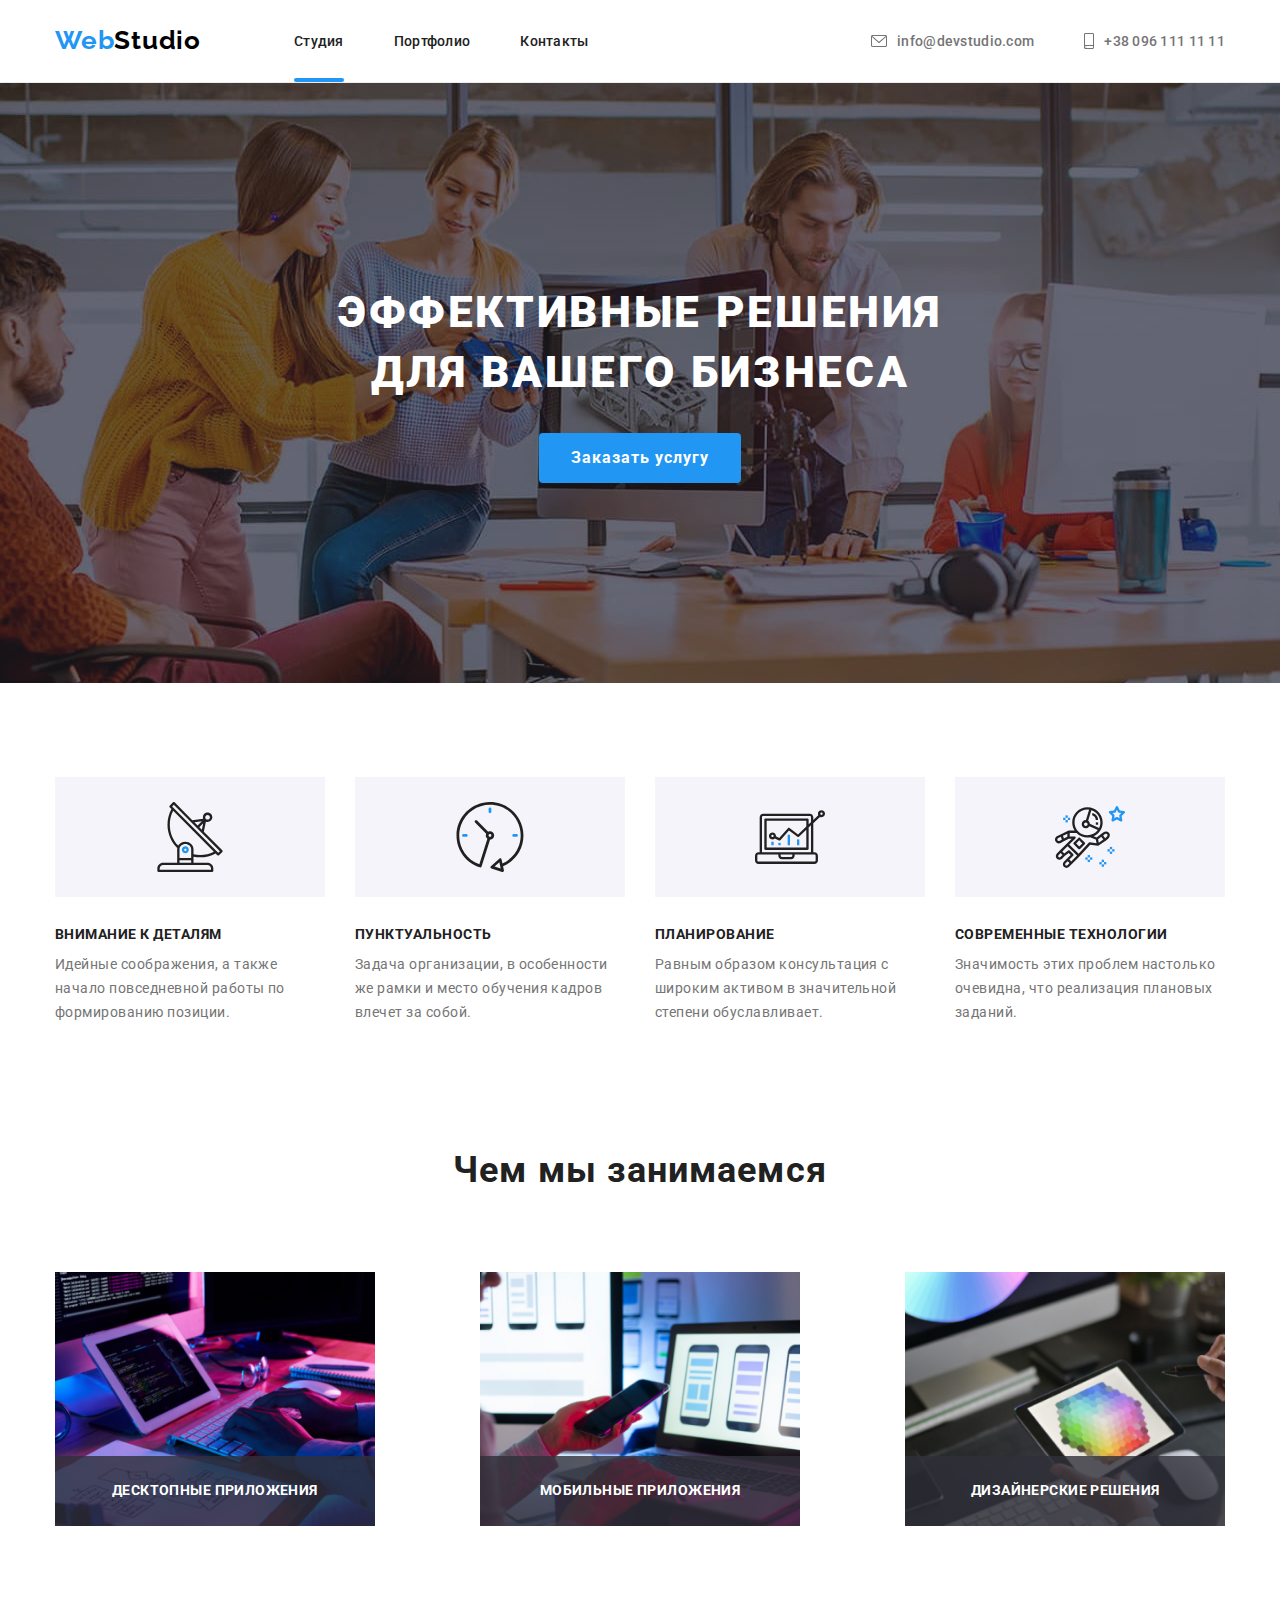
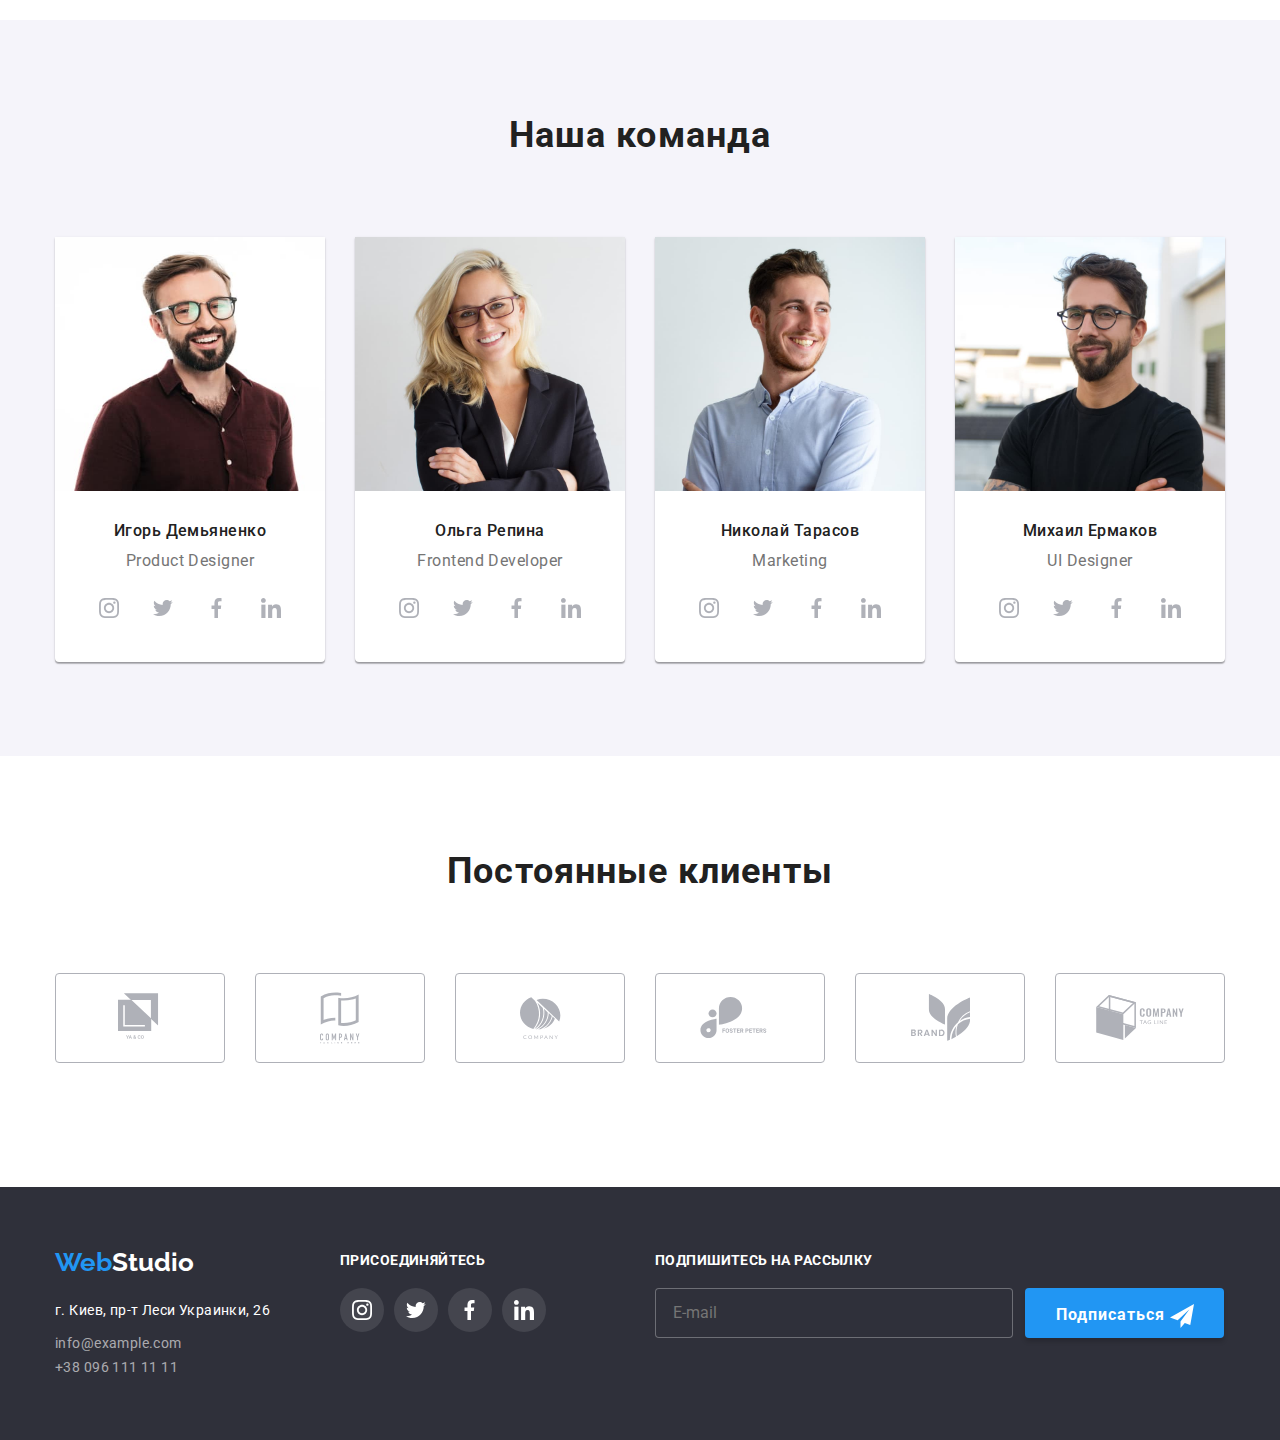
<file: index.html>
<!DOCTYPE html>
<html lang="en">
<head>
    <meta charset="UTF-8">
    <meta name="viewport" content="width=device-width, initial-scale=1.0">
    <link rel="preconnect" href="https://fonts.gstatic.com">
    <link href="https://fonts.googleapis.com/css2?family=Roboto:wght@400;500;700;900&display=swap" rel="stylesheet">
    <link rel="preconnect" href="https://fonts.gstatic.com">
    <link href="https://fonts.googleapis.com/css2?family=Raleway:wght@700&display=swap" rel="stylesheet">
    <link rel="stylesheet" href="./css/modern-normalize.min.css">
    <link rel="stylesheet" href="./css/main.min.css">
    <title>Document</title>
</head>
<body class="body">
    <!--main container-->
 
    <header class="header">
        
      <div class="container header--container">
        <nav class="header--nav__flex">
            <a href="./index.html" class="logo"><span class="logo--word"> Web</span>Studio</a>
   
               <ul class="header--nav">
                       
                   <li>
                       <a class="header--nav__border header--nav__link header--nav__current" href="./index.html"> Студия</a>
                 </li>

                   <li class="header--nav__item">
                       <a class="header--nav__border header--nav__link" href="./portfolio.html"> Портфолио</a>
                 </li>

                    <li class="header--nav__item">
                        <a class="header--nav__border header--nav__link" href="#">Контакты</a> 
                    </li>
              </ul>
   
        </nav>
   
   
        <ul class="header--nav header--nav__aside">
            <li>
                <a class="header--nav__link header--nav__auth" href="mailto:info@devstudio.com">
                    <svg class="header--nav__icon header--nav__envelope">
                        <use href="./images/svg/sprint.svg#envelope"></use>
                    </svg>
                    info@devstudio.com</a>
            </li>
        
            <li class="header--nav__item header--nav__item1">
                <a class="header--nav__link header--nav__auth" href="tel:+380961111111">
                    <svg class="header--nav__icon header--nav__smartphone">
                        <use href="./images/svg/sprint.svg#smartphone"></use>
                    </svg>
                    +38 096 111 11 11</a>
            </li>
        </ul>

        <div class="mobile-menu--toggle">
            <button class="menu-toggle js-open-menu" aria-expanded="false" aria-controls="mobile-menu">
                <svg class="mobile-menu--svg1">
                    <use href="./images/svg/sprint.svg#open-mobile"></use>
                </svg>
            </button>
        </div>
        
        
        <div class="mobile-menu ">
            <div class="menu-container js-menu-container" id="mobile-menu">
                <button class="menu-toggle js-close-menu">
                    <svg class="mobile-menu--svg2">
                        <use href="./images/svg/sprint.svg#close-mobile"></use>
                    </svg>
                </button>
        
                <ul class="mobile-menu--nav__ul">
                    <li class="mobile-menu--nav__li current">
                        <a href="./index.html">Студия</a>
                    </li>
                    <li class="mobile-menu--nav__li">
                        <a href="./portfolio.html">Портфолио</a>
                    </li>
                    <li class="mobile-menu--nav__li">
                        <a href="#">Контакты</a>
                    </li>
                </ul>
        
                <div class="mobile-menu__fixed">
                    <ul class="mobile-menu--auth__ul">
                        <li class="mobile-menu--auth__tel"> <a class="mobile-menu--auth__a" href="tel:+380961111111">+38 096 111 11
                                11</a>
                        </li>
                        <li class="mobile-menu--auth__mail "><a class="mobile-menu--auth__a"
                                href="mailto:info@devstudio.com">info@devstudio.com</a></li>
                    </ul>
                    <ul class="mobile-menu--social__ul">
                        <li class="mobile-menu--social__li"><a class="mobile-menu--social__a" href="#">Instagram</a></li>
                        <li class="mobile-menu--social__li"><a class="mobile-menu--social__a" href="#">Twitter</a></li>
                        <li class="mobile-menu--social__li"><a class="mobile-menu--social__a" href="#">Facebook</a></li>
                        <li class="mobile-menu--social__li"><a class="mobile-menu--social__a" href="#">LinkedIn</a></li>
                    
                    </ul>
                </div>
            </div>
        
        
        </div>
      </div>

      

    </header>


    <main>
     <!--hero-->
                
    <section class="hero">
        <h1 class="hero__title">Эффективные решения <br> для вашего бизнеса</h1>
      
        <button data-modal-open class="hero__btn" type="button">Заказать услугу</button>

    </section>

       
    <section class="tasks">
        <div class="container">
            <h2 class="visually-hidden">Приоритеты</h2>
            <ul class="tasks__display">
    
                <li class="tasks__priority">
                    <a href="#">
                        <div class="tasks__box">
                            <svg class="tasks__svg">
                                <use href="./images/svg/sprint.svg#antenna-1"></use>
                            </svg>
                        </div>
                    </a>
                    <h3 class="tasks__title">Внимание к деталям</h3>
                    <p class="tasks__text">Идейные соображения, а также начало повседневной работы по формированию позиции.
                    </p>
                </li>
    
    
                <li class="tasks__priority">
                    <a href="#">
                        <div class="tasks__box">
                            <svg class="tasks__svg">
                                <use href="./images/svg/sprint.svg#clock-2"></use>
                            </svg>
                        </div>
                    </a>
                    <h3 class="tasks__title">Пунктуальность</h3>
                    <p class="tasks__text">Задача организации, в особенности же рамки и место обучения кадров влечет за собой.
                    </p>
                </li>
    
                <li class="tasks__priority">
                    <a href="#">
                        <div class="tasks__box">
                            <svg class="tasks__svg">
                                <use href="./images/svg/sprint.svg#diagram-3"></use>
                            </svg>
                        </div>
                    </a>
                    <h3 class="tasks__title">Планирование</h3>
                    <p class="tasks__text">Равным образом консультация с широким активом в значительной степени обуславливает.
                    </p>
                </li>
    
                <li class="tasks__priority">
                    <a href="#">
                        <div class="tasks__box">
                            <svg class="tasks__svg">
                                <use href="./images/svg/sprint.svg#astronaut-4"></use>
                            </svg>
                        </div>
                    </a>
                    <h3 class="tasks__title">Современные технологии</h3>
                    <p class="tasks__text">Значимость этих проблем настолько очевидна, что реализация плановых заданий.</p>
                </li>
    
    
            </ul>
        </div>
    </section>            
       
       
    <section class="works">
    
        <div class="container">
    
            <h2 class="title">Чем мы занимаемся</h2>
            <ul class="works__display">
    
                <li class="works__list">
                   <div class="works__box">
                        <img src="./images/box-1.jpg" alt="">
                        <p class="works__title">Десктопные приложения</p>
                   </div>
                </li>

                <li class="works__list">
                   <div class="works__box">
                        <img src="./images/box-2.jpg" alt="">
                        <p class="works__title">Мобильные приложения</p>
                   </div>
                </li>

                <li class="works__list">
                    <div class="works__box">
                        <img src="./images/box-3.jpg" alt="">
                        <p class="works__title">Дизайнерские решения</p>
                    </div>
                </li>
    
            </ul>
        </div>
    
    </section>
             
    <!--team-->
       
    <section class="team-container">
    
        <div class="container">
            <h2 class="team-container__title">Наша команда</h2>
    
            <ul class="team-container__bcg">
    
                <li class="team-container__teamates">
                    <img class="team-container__img" srcset="./images/Игорь-Демьяненко.jpg 1x, ./images/Игорь-Демьяненко2x.jpg 2x" src="./images/Игорь-Демьяненко.jpg" alt="" >
                    <h4 class="team-container__name">Игорь Демьяненко</h4>
                    <p class="team-container__job">Product Designer</p>
                    <ul class="team-container__icons">
                        <li class="team-container__list">
                            <a class="team-container__icon" href="#">
                                <svg class="team-container__svg">
                                    <use href="./images/svg/sprint.svg#insta"></use>
                                </svg>
                            </a>
                        </li>
                        <li class="team-container__list">
                            <a class="team-container__icon" href="#">
                                <svg class="team-container__svg">
                                    <use href="./images/svg/sprint.svg#tw"></use>
                                </svg>
                            </a>
                        </li>
                        <li class="team-container__list">
                            <a class="team-container__icon" href="#">
                                <svg class="team-container__svg">
                                    <use href="./images/svg/sprint.svg#fb"></use>
                                </svg>
                            </a>
                        </li>
                        <li class="team-container__list">
                            <a class="team-container__icon" href="#">
                                <svg class="team-container__svg">
                                    <use href="./images/svg/sprint.svg#in"></use>
                                </svg>
                    
                            </a>
                        </li>
                    
                    </ul>
                </li>
    
                <li class="team-container__teamates">
                    <img class="team-container__img" srcset="./images/Ольга-Репина.jpg 1x, ./images/Ольга-Репина2x.jpg 2x"  src="./images/Ольга-Репина.jpg" alt="" >
                    <h4 class="team-container__name">Ольга Репина</h4>
                    <p class="team-container__job">Frontend Developer</p>
                    <ul class="team-container__icons">
                        <li class="team-container__list">
                            <a class="team-container__icon" href="#">
                                <svg class="team-container__svg">
                                    <use href="./images/svg/sprint.svg#insta"></use>
                                </svg>
                            </a>
                        </li>
                        <li class="team-container__list">
                            <a class="team-container__icon" href="#">
                                <svg class="team-container__svg">
                                    <use href="./images/svg/sprint.svg#tw"></use>
                                </svg>
                            </a>
                        </li>
                        <li class="team-container__list">
                            <a class="team-container__icon" href="#">
                                <svg class="team-container__svg">
                                    <use href="./images/svg/sprint.svg#fb"></use>
                                </svg>
                            </a>
                        </li>
                        <li class="team-container__list">
                            <a class="team-container__icon" href="#">
                                <svg class="team-container__svg">
                                    <use href="./images/svg/sprint.svg#in"></use>
                                </svg>
                    
                            </a>
                        </li>
                    
                    </ul>
                </li>
    
                <li class="team-container__teamates">
                    <img class="team-container__img" srcset="./images/Николай-Тарасов.jpg 1x, ./images/Николай-Тарасов2x.jpg 2x"  src="./images/Николай-Тарасов.jpg" alt="" >
                    <h4 class="team-container__name">Николай Тарасов</h4>
                    <p class="team-container__job">Marketing</p>
                    <ul class="team-container__icons">
                        <li class="team-container__list">
                            <a class="team-container__icon" href="#">
                                <svg class="team-container__svg">
                                    <use href="./images/svg/sprint.svg#insta"></use>
                                </svg>
                            </a>
                        </li>
                        <li class="team-container__list">
                            <a class="team-container__icon" href="#">
                                <svg class="team-container__svg">
                                    <use href="./images/svg/sprint.svg#tw"></use>
                                </svg>
                            </a>
                        </li>
                        <li class="team-container__list">
                            <a class="team-container__icon" href="#">
                                <svg class="team-container__svg">
                                    <use href="./images/svg/sprint.svg#fb"></use>
                                </svg>
                            </a>
                        </li>
                        <li class="team-container__list">
                            <a class="team-container__icon" href="#">
                                <svg class="team-container__svg">
                                    <use href="./images/svg/sprint.svg#in"></use>
                                </svg>
                    
                            </a>
                        </li>
                    
                    </ul>
                </li>
    
                <li class="team-container__teamates">
                    <img class="team-container__img" srcset="./images/Михаил-Ермаков.jpg 1x, ./images/Михаил-Ермаков2x.jpg 2x"  src="./images/Михаил-Ермаков.jpg" alt="" >
                    <h4 class="team-container__name">Михаил Ермаков</h4>
                    <p class="team-container__job">UI Designer</p>
                    <ul class="team-container__icons">
                        <li class="team-container__list">
                            <a class="team-container__icon" href="#">
                                <svg class="team-container__svg">
                                    <use href="./images/svg/sprint.svg#insta"></use>
                                </svg>
                            </a>
                        </li>
                        <li class="team-container__list">
                            <a class="team-container__icon" href="#">
                                <svg class="team-container__svg">
                                    <use href="./images/svg/sprint.svg#tw"></use>
                                </svg>
                            </a>
                        </li>
                        <li class="team-container__list">
                            <a class="team-container__icon" href="#">
                                <svg class="team-container__svg">
                                    <use href="./images/svg/sprint.svg#fb"></use>
                                </svg>
                            </a>
                        </li>
                        <li class="team-container__list">
                            <a class="team-container__icon" href="#">
                                <svg class="team-container__svg">
                                    <use href="./images/svg/sprint.svg#in"></use>
                                </svg>
                    
                            </a>
                        </li>
                    
                    </ul>
                </li>
    
            </ul>
        </div>
    
    </section>

    <section class="clients--container">
        <div class="container">
            <h2 class="title">Постоянные клиенты</h2>
    
            <ul class="clients--container__list">
                <li class="clients--container__li">
    
                    <a class="clients--container__box" href="#">
                        <svg class="clients--container__clients1">
                            <use href="./images/svg/sprint.svg#logo-1"></use>
                        </svg>
                    </a>
    
                </li>
    
                <li class="clients--container__li">
    
                    <a class="clients--container__box" href="#">
                        <svg class="clients--container__clients2">
                            <use href="./images/svg/sprint.svg#logo-2"></use>
                        </svg>
                    </a>
    
                </li>
    
                <li class="clients--container__li">
    
                    <a class="clients--container__box" href="#">
                        <svg class="clients--container__clients3">
                            <use href="./images/svg/sprint.svg#logo-3"></use>
                        </svg>
                    </a>
    
                </li>
    
                <li class="clients--container__li">
    
                    <a class="clients--container__box" href="#">
                        <svg class="clients--container__clients4">
                            <use href="./images/svg/sprint.svg#logo-4"></use>
                        </svg>
                    </a>
    
                </li>
    
                <li class="clients--container__li">
    
                    <a class="clients--container__box" href="#">
                        <svg class="clients--container__clients5">
                            <use href="./images/svg/sprint.svg#logo-5"></use>
                        </svg>
                    </a>
    
                </li>
    
                <li class="clients--container__li">
    
                    <a class="clients--container__box" href="#">
                        <svg class="clients--container__clients6">
                            <use href="./images/svg/sprint.svg#logo-6"></use>
                        </svg>
                    </a>
    
                </li>
    
            </ul>
    
        </div>
    </section>


    </main>

 <!--basement-->
<footer class="basement">

    <div class="container basement__container">
        <div class="basement--box__flex">
            <div class="basement--box">
                <a href="./index.html" class="logo--basement"><span class="logo--word"> Web</span>Studio</a>
            
                <address>
            
                    <p class="basement--box__par"><a class="basement--box__address" href="#">г. Киев, пр-т Леси Украинки, 26 </a>
                    </p>
            
                </address>
            
                <ul class="basement--box__nav">
                    <li> <a class="basement--box__info" href="mailto:info@example.com"> info@example.com</a></li>
            
                    <li> <a class="basement--box__info" href="tel:+380961111111"> +38 096 111 11 11</a> </li>
                </ul>
            </div>
            
            <div class="bassement--icons">
                <p class="bassement--icons__title bassement--icons__title1">Присоединяйтесь</p>
            
                <ul class="basement--icons">
                    <li class="bassement--icons__svg">
                        <a class="bassement--icons__icon" href="#">
                            <svg class="basement--icons__svg">
                                <use href="./images/svg/sprint.svg#insta"></use>
                            </svg>
                        </a>
                    </li>
            
                    <li class="bassement--icons__svg">
                        <a class="bassement--icons__icon" href="#">
                            <svg class="basement--icons__svg">
                                <use href="./images/svg/sprint.svg#tw"></use>
                            </svg>
                        </a>
                    </li>
            
                    <li class="bassement--icons__svg">
                        <a class="bassement--icons__icon" href="#">
                            <svg class="basement--icons__svg">
                                <use href="./images/svg/sprint.svg#fb"></use>
                            </svg>
                        </a>
                    </li>
            
                    <li class="bassement--icons__svg">
                        <a class="bassement--icons__icon" href="#">
                            <svg class="basement--icons__svg">
                                <use href="./images/svg/sprint.svg#in"></use>
                            </svg>
                        </a>
                    </li>
            
            
                </ul>
            </div>
        </div>

        <div class="bassement--icons">
            <p class="bassement--icons__title">Подпишитесь на рассылку</p>

            <form class="bassement--icons__form">
                <label for="email">
                    <input class="bassement--icons__input" type="text" id="email" placeholder="E-mail">
                </label>

                <button class="bassement--icons__btn">Подписаться
                    <svg class="bassement--icons__send">
                        <use href="./images/svg/sprint.svg#icon-send"></use>
                    </svg>
                </button>
            </form>
        </div>
    </div>

</footer>

    <!-- modal -->

    <div data-modal class="backdrop is-hidden">
      <div class="backdrop--modal">
          <button data-modal-close class="backdrop__icon">
              <svg class="backdrop__svg">
                  <use href="./images/svg/sprint.svg#cross"></use>
              </svg>
          </button>


          <h2 class="backdrop--modal__title">Оставьте свои данные, мы вам перезвоним</h2>
          <form class="backdrop--modal__feedback" name="name" autocomplete="on" novalidate>
              <div class="backdrop--modal__forms">
                <label class="backdrop--modal__label"  for="user_name">Имя</label>
                <input class="backdrop--modal__input  user-person" type="text" id="user_name">
                <svg class="backdrop--modal__svg" width="18" height="18">
                    <use href="./images/svg/sprint.svg#person-modal"></use>
                </svg>
              </div>
              

             <div  class="backdrop--modal__forms">
                  <label class="backdrop--modal__label" for="user_number">Телефон</label>
                  <input class="backdrop--modal__input  user-phone" type="tel" id="user_number">
                    <svg class="backdrop--modal__svg" width="18" height="18">
                        <use href="./images/svg/sprint.svg#phone-modal"></use>
                    </svg>
             </div>
              

              <div  class="backdrop--modal__forms">
                  <label class="backdrop--modal__label" for="user_email">Почта</label>
                  <input class="backdrop--modal__input  user-email" type="email" id="user_email">
                    <svg class="backdrop--modal__svg" width="18" height="18">
                        <use href="./images/svg/sprint.svg#email-modal"></use>
                    </svg>
              </div>
              

              <div  class="backdrop--modal__forms">
                  <label class="backdrop--modal__label" for="comments">Комментарий</label>
                  <textarea class="backdrop--modal__textarea" name="comments" id="comments" rows="10" placeholder="Введите текст"></textarea>
             
              </div> 

             <div class="conditions">
                  <label class="conditions__lable"  for="checkbox">
                  <input class="conditions__input " type="checkbox" name="checkbox" id="checkbox">
                  <span class="conditions__checkicon"></span>
                    <span>Соглашаюсь с рассылкой и принимаю <a href="#" class="conditions__word">Условия договора</a></span>
                 </label>
                
             
             </div>

               <button class="feedback--btn" type="submit">Отправить</button>
               
          </form>

          
      </div>  
    </div>
   
    
    <script src="./js/modal.js"></script>
    <script src="./js/mobile-menu.js"></script>


</body>
</html>
</file>
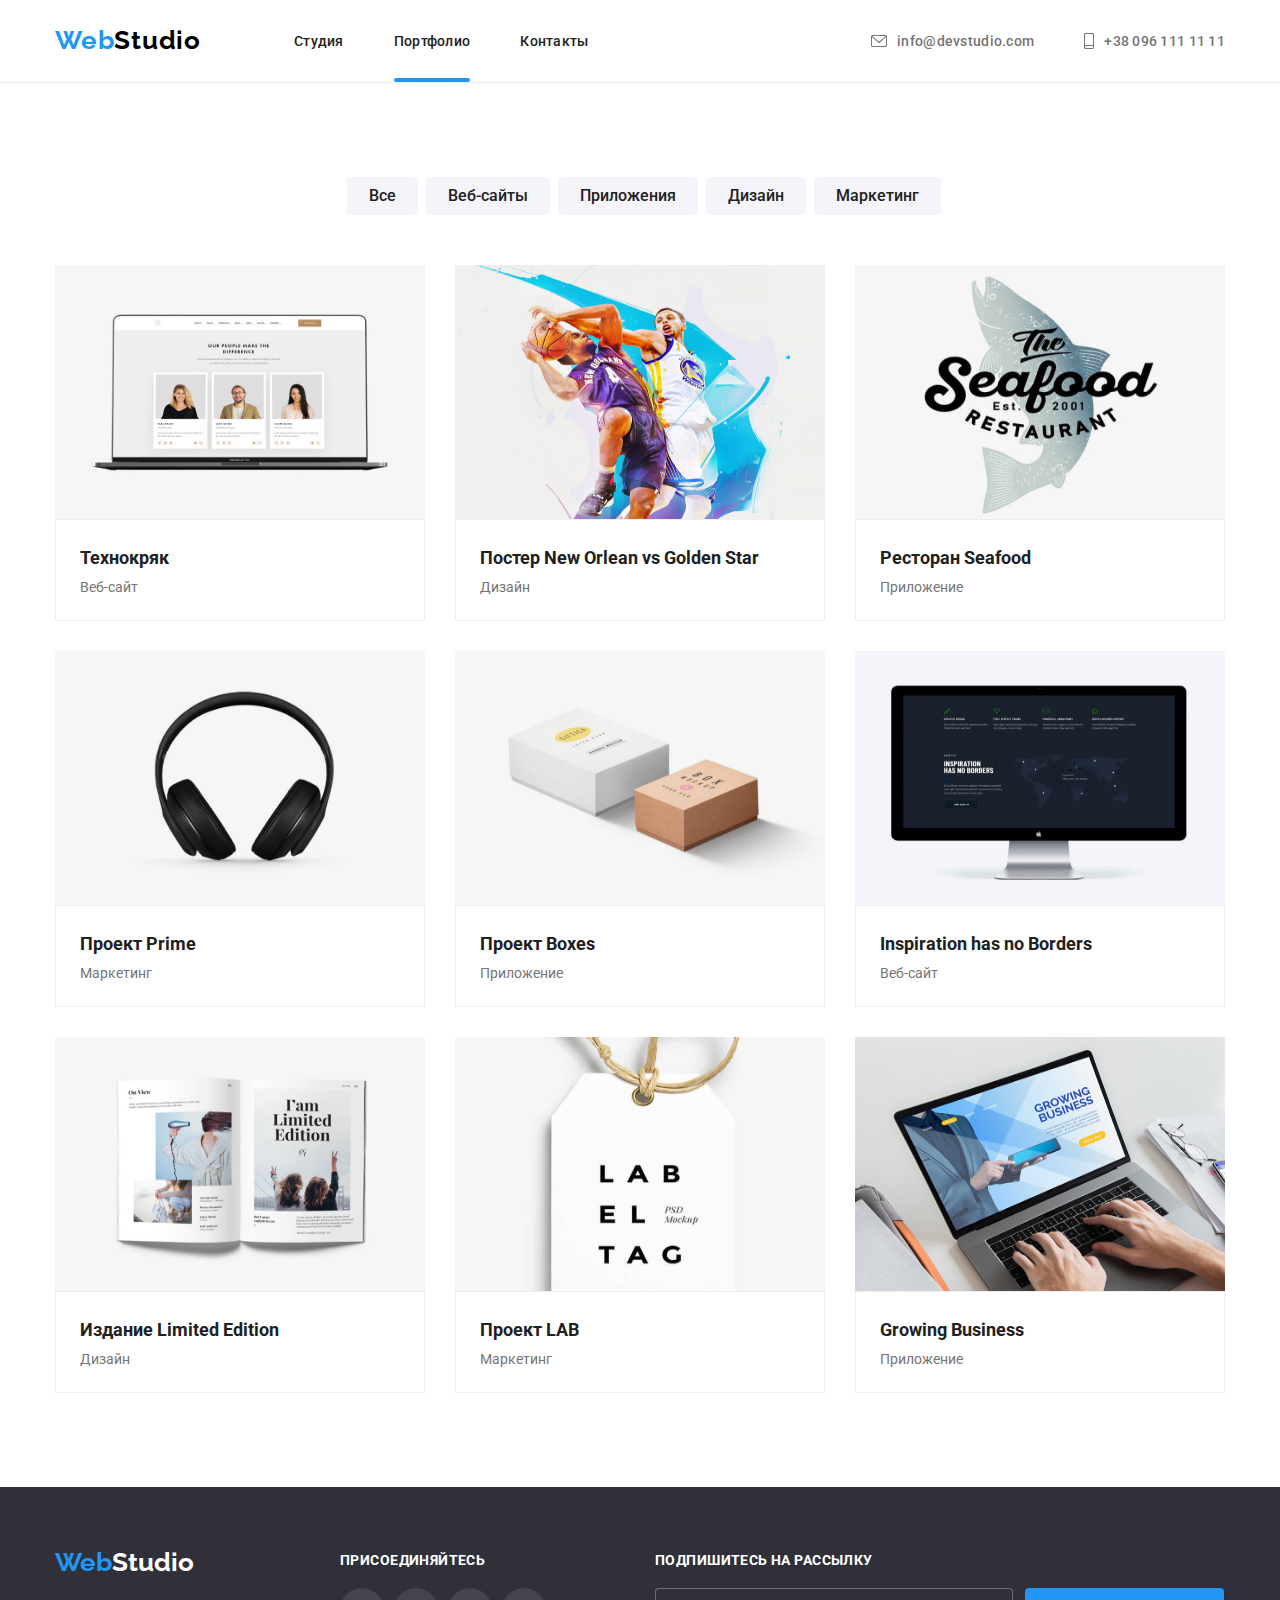
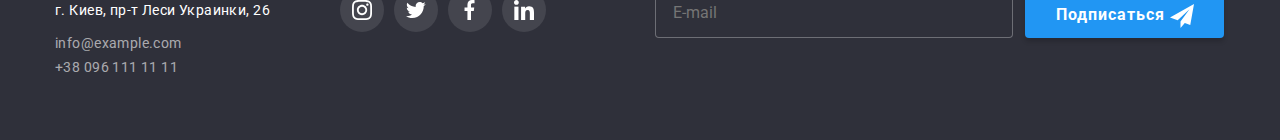
<file: portfolio.html>
<!DOCTYPE html>
<html lang="en">
<head>
    <meta charset="UTF-8">
    <meta name="viewport" content="width=device-width, initial-scale=1.0">
    <link rel="preconnect" href="https://fonts.gstatic.com">
    <link href="https://fonts.googleapis.com/css2?family=Roboto:wght@400;500;700;900&display=swap" rel="stylesheet">
    <link rel="preconnect" href="https://fonts.gstatic.com">
    <link href="https://fonts.googleapis.com/css2?family=Raleway:wght@700&display=swap" rel="stylesheet">
    <link rel="stylesheet" href="./css/modern-normalize.css">
    <link rel="stylesheet" href="./css/main.min.css">
    <title>Портфолио</title>
</head>
<body class="body">
    
<header class="header">
    
        <!-- <div> -->
        <div class="container header--container">
            <nav class="header--nav__flex">
                <a href="./index.html" class="logo"><span class="logo--word"> Web</span>Studio</a>
    
                <ul class="header--nav">
    
                    <li>
                        <a class="header--nav__border header--nav__link" href="./index.html">
                            Студия</a>
                    </li>
    
                    <li class="header--nav__item">
                        <a class="header--nav__border header--nav__link header--nav__current" href="./portfolio.html"> Портфолио</a>
                    </li>
    
                    <li class="header--nav__item">
                        <a class="header--nav__border header--nav__link" href="#">Контакты</a>
                    </li>
                </ul>
    
            </nav>
    
    
            <ul class="header--nav header--nav__aside">
                <li>
                    <a class="header--nav__link header--nav__auth" href="mailto:info@devstudio.com">
                        <svg class="header--nav__icon header--nav__envelope">
                            <use href="./images/svg/sprint.svg#envelope"></use>
                        </svg>
                        info@devstudio.com</a>
                </li>
    
                <li class="header--nav__item header--nav__item1">
                    <a class="header--nav__link header--nav__auth" href="tel:+380961111111">
                        <svg class="header--nav__icon header--nav__smartphone">
                            <use href="./images/svg/sprint.svg#smartphone"></use>
                        </svg>
                        +38 096 111 11 11</a>
                </li>
            </ul>
            <div class="mobile-menu--toggle">
                <button class="menu-toggle js-open-menu" aria-expanded="false" aria-controls="mobile-menu">
                    <svg class="mobile-menu--svg1">
                        <use href="./images/svg/sprint.svg#open-mobile"></use>
                    </svg>
                </button>
            </div>
            
            
            <div class="mobile-menu ">
                <div class="menu-container js-menu-container" id="mobile-menu">
                    <button class="menu-toggle js-close-menu">
                        <svg class="mobile-menu--svg2">
                            <use href="./images/svg/sprint.svg#close-mobile"></use>
                        </svg>
                    </button>
            
                    <ul class="mobile-menu--nav__ul">
                        <li class="mobile-menu--nav__li ">
                            <a href="./index.html">Студия</a>
                        </li>
                        <li class="mobile-menu--nav__li current">
                            <a href="./portfolio.html">Портфолио</a>
                        </li>
                        <li class="mobile-menu--nav__li">
                            <a href="#">Контакты</a>
                        </li>
                    </ul>
            
                    <div class="mobile-menu__fixed">
                        <ul class="mobile-menu--auth__ul">
                            <li class="mobile-menu--auth__tel"> <a class="mobile-menu--auth__a" href="tel:+380961111111">+38 096 111 11
                                    11</a>
                            </li>
                            <li class="mobile-menu--auth__mail "><a class="mobile-menu--auth__a"
                                    href="mailto:info@devstudio.com">info@devstudio.com</a></li>
                        </ul>
                        <ul class="mobile-menu--social__ul">
                            <li class="mobile-menu--social__li"><a class="mobile-menu--social__a" href="#">Instagram</a></li>
                            <li class="mobile-menu--social__li"><a class="mobile-menu--social__a" href="#">Twitter</a></li>
                            <li class="mobile-menu--social__li"><a class="mobile-menu--social__a" href="#">Facebook</a></li>
                            <li class="mobile-menu--social__li"><a class="mobile-menu--social__a" href="#">LinkedIn</a></li>
                    
                        </ul>
                    </div>
                </div>
            
            
            </div>
        </div>

        
    
</header>
     
<main>

    <section class="buttons">

        <div class="container">
            <h1 class="visually-hidden">Портфолио</h1>
       
            <ul class="button--nav">
             <li class="button--nav__li"><button class="button--nav__style" type="button">Все</button></li>
             <li class="button--nav__li"><button class="button--nav__style" type="button">Веб-сайты</button></li>
             <li class="button--nav__li"><button class="button--nav__style" type="button">Приложения</button></li>
             <li class="button--nav__li"><button class="button--nav__style" type="button">Дизайн</button></li>
             <li class="button--nav__li"><button class="button--nav__style" type="button">Маркетинг</button></li>
            </ul>

        </div>
        
    </section>
    <section class="grid-container">
        <div class="container">
            <ul class="grid">
                <li class="grid--flex">
                    <div class="grid--flex__thumb">
                        <img class="grid--flex__img" srcset="./images/works/img-1.jpg 1x, ./images/works/img2x-1.jpg 2x" src="./images/works/img-1.jpg" alt="">
                        <div class="grid--overlay">
                            <p class="grid--overlay__hover">Технокряк это современная площадка распространения коронавируса.
                                Компании используют эту
                                платформу для цифрового
                                шпионажа и атак на защищённые сервера конкурентов.</p>
                        </div>
                    </div>
            
                    <div class="port--works">
                        <h2 class="port--works__title">Технокряк</h2>
                        <p class="port--works__text">Веб-сайт</p>
            
                    </div>
            
                </li>
            
                <li class="grid--flex">
                    <div class="grid--flex__thumb">
                        <img class="grid--flex__img" srcset="./images/works/img-2.jpg 1x, ./images/works/img2x-2.jpg 2x" src="./images/works/img-2.jpg" alt="">
                        <div class="grid--overlay">
                            <p class="grid--overlay__hover">Технокряк это современная площадка распространения коронавируса.
                                Компании используют эту
                                платформу для цифрового
                                шпионажа и атак на защищённые сервера конкурентов.</p>
                        </div>
                    </div>
                    <div class="port--works">
                        <h2 class="port--works__title">Постер New Orlean vs Golden Star</h2>
                        <p class="port--works__text">Дизайн</p>
                    </div>
                </li>
            
                <li class="grid--flex">
                    <div class="grid--flex__thumb">
                        <img class="grid--flex__img" srcset="./images/works/img-3.jpg 1x, ./images/works/img2x-3.jpg 2x" src="./images/works/img-3.jpg" alt="">
                        <div class="grid--overlay">
                            <p class="grid--overlay__hover">Технокряк это современная площадка распространения коронавируса.
                                Компании используют эту
                                платформу для цифрового
                                шпионажа и атак на защищённые сервера конкурентов.</p>
                        </div>
                    </div>
                    <div class="port--works">
                        <h2 class="port--works__title">Ресторан Seafood</h2>
                        <p class="port--works__text">Приложение</p>
                    </div>
                </li>
            
                <li class="grid--flex">
                    <div class="grid--flex__thumb">
                        <img class="grid--flex__img" srcset="./images/works/img-4.jpg 1x, ./images/works/img2x-4.jpg 2x" src="./images/works/img-4.jpg" alt="">
                        <div class="grid--overlay">
                            <p class="grid--overlay__hover">Технокряк это современная площадка распространения коронавируса.
                                Компании используют эту
                                платформу для цифрового
                                шпионажа и атак на защищённые сервера конкурентов.</p>
                        </div>
                    </div>
                    <div class="port--works">
                        <h2 class="port--works__title">Проект Prime</h2>
                        <p class="port--works__text">Маркетинг</p>
                    </div>
                </li>
            
                <li class="grid--flex">
                    <div class="grid--flex__thumb">
                        <img class="grid--flex__img" srcset="./images/works/img-5.jpg 1x, ./images/works/img2x-5.jpg 2x" src="./images/works/img-5.jpg" alt="">
                        <div class="grid--overlay">
                            <p class="grid--overlay__hover">Технокряк это современная площадка распространения коронавируса.
                                Компании используют эту
                                платформу для цифрового
                                шпионажа и атак на защищённые сервера конкурентов.</p>
                        </div>
                    </div>
                    <div class="port--works">
                        <h2 class="port--works__title">Проект Boxes</h2>
                        <p class="port--works__text">Приложение</p>
                    </div>
                </li>
            
                <li class="grid--flex">
                    <div class="grid--flex__thumb">
                        <img class="grid--flex__img" srcset="./images/works/img-6.jpg 1x, ./images/works/img2x-6.jpg 2x" src="./images/works/img-6.jpg" alt="">
                        <div class="grid--overlay">
                            <p class="grid--overlay__hover">Технокряк это современная площадка распространения коронавируса.
                                Компании используют эту
                                платформу для цифрового
                                шпионажа и атак на защищённые сервера конкурентов.</p>
                        </div>
                    </div>
                    <div class="port--works">
                        <h2 class="port--works__title">Inspiration has no Borders</h2>
                        <p class="port--works__text">Веб-сайт</p>
                    </div>
                </li>
            
                <li class="grid--flex">
                    <div class="grid--flex__thumb">
                        <img class="grid--flex__img" srcset="./images/works/img-7.jpg 1x, ./images/works/img2x-7.jpg 2x" src="./images/works/img-7.jpg" alt="">
                        <div class="grid--overlay">
                            <p class="grid--overlay__hover">Технокряк это современная площадка распространения коронавируса.
                                Компании используют эту
                                платформу для цифрового
                                шпионажа и атак на защищённые сервера конкурентов.</p>
                        </div>
                    </div>
                    <div class="port--works">
                        <h2 class="port--works__title">Издание Limited Edition</h2>
                        <p class="port--works__text">Дизайн</p>
                    </div>
                </li>
            
                <li class="grid--flex">
                    <div class="grid--flex__thumb">
                        <img class="grid--flex__img" srcset="./images/works/img-8.jpg 1x, ./images/works/img2x-8.jpg 2x" src="./images/works/img-8.jpg" alt="">
                        <div class="grid--overlay">
                            <p class="grid--overlay__hover">Технокряк это современная площадка распространения коронавируса.
                                Компании используют эту
                                платформу для цифрового
                                шпионажа и атак на защищённые сервера конкурентов.</p>
                        </div>
                    </div>
                    <div class="port--works">
                        <h2 class="port--works__title">Проект LAB</h2>
                        <p class="port--works__text">Маркетинг</p>
                    </div>
                </li>
            
                <li class="grid--flex">
                    <div class="grid--flex__thumb">
                        <img class="grid--flex__img" srcset="./images/works/img-9.jpg 1x, ./images/works/img2x-9.jpg 2x" src="./images/works/img-9.jpg" alt="">
                        <div class="grid--overlay">
                            <p class="grid--overlay__hover">Технокряк это современная площадка распространения коронавируса.
                                Компании используют эту
                                платформу для цифрового
                                шпионажа и атак на защищённые сервера конкурентов.</p>
                        </div>
                    </div>
                    <div class="port--works">
                        <h2 class="port--works__title">Growing Business</h2>
                        <p class="port--works__text">Приложение</p>
                    </div>
                </li>
            
            </ul>
        </div>

    </section>
     
</main>

<footer class="basement">

    <div class="container basement__container">
        <div class="basement--box__flex">
            <div class="basement--box">
                <a href="./index.html" class="logo--basement"><span class="logo--word"> Web</span>Studio</a>
            
                <address>
            
                    <p class="basement--box__par"><a class="basement--box__address" href="#">г. Киев, пр-т Леси Украинки, 26
                        </a></p>
            
                </address>
            
                <ul class="basement--box__nav">
                    <li> <a class="basement--box__info" href="mailto:info@example.com"> info@example.com</a></li>
            
                    <li> <a class="basement--box__info" href="tel:+380961111111"> +38 096 111 11 11</a> </li>
                </ul>
            </div>
            
            <div class="bassement--icons">
                <p class="bassement--icons__title  bassement--icons__title1">Присоединяйтесь</p>
            
                <ul class="basement--icons">
                    <li class="bassement--icons__svg">
                        <a class="bassement--icons__icon" href="#">
                            <svg class="basement--icons__svg">
                                <use href="./images/svg/sprint.svg#insta"></use>
                            </svg>
                        </a>
                    </li>
            
                    <li class="bassement--icons__svg">
                        <a class="bassement--icons__icon" href="#">
                            <svg class="basement--icons__svg">
                                <use href="./images/svg/sprint.svg#tw"></use>
                            </svg>
                        </a>
                    </li>
            
                    <li class="bassement--icons__svg">
                        <a class="bassement--icons__icon" href="#">
                            <svg class="basement--icons__svg">
                                <use href="./images/svg/sprint.svg#fb"></use>
                            </svg>
                        </a>
                    </li>
            
                    <li class="bassement--icons__svg">
                        <a class="bassement--icons__icon" href="#">
                            <svg class="basement--icons__svg">
                                <use href="./images/svg/sprint.svg#in"></use>
                            </svg>
                        </a>
                    </li>
            
            
                </ul>
            </div>
        </div>

        <div class="bassement--icons">
            <p class="bassement--icons__title">Подпишитесь на рассылку</p>

            <form class="bassement--icons__form">
                <label for="email">
                    <input class="bassement--icons__input" type="text" id="email" placeholder="E-mail">
                </label>

                <button class="bassement--icons__btn">Подписаться
                    <svg class="bassement--icons__send">
                        <use href="./images/svg/sprint.svg#icon-send"></use>
                    </svg>
                </button>
            </form>
        </div>
    </div>

</footer>

<script src="./js/mobile-menu.js"></script>

   
</body>
</html>
</file>
<file: css/main.min.css>
/*! modern-normalize v1.0.0 | MIT License | https://github.com/sindresorhus/modern-normalize */*,*::before,*::after{-webkit-box-sizing:border-box;box-sizing:border-box}:root{-moz-tab-size:4;-o-tab-size:4;tab-size:4}html{line-height:1.15;-webkit-text-size-adjust:100%}body{margin:0;padding:0}body{font-family:system-ui,-apple-system,"Segoe UI",Roboto,Helvetica,Arial,sans-serif,"Apple Color Emoji","Segoe UI Emoji"}hr{height:0;color:inherit}abbr[title]{-webkit-text-decoration:underline dotted;text-decoration:underline dotted}b,strong{font-weight:bolder}code,kbd,samp,pre{font-family:ui-monospace, SFMono-Regular, Consolas, 'Liberation Mono', Menlo, monospace;font-size:1em}small{font-size:80%}sub,sup{font-size:75%;line-height:0;position:relative;vertical-align:baseline}sub{bottom:-0.25em}sup{top:-0.5em}table{text-indent:0;border-color:inherit}button,input,optgroup,select,textarea{font-family:inherit;font-size:100%;line-height:1.15;margin:0}address{font-style:normal}button,select{text-transform:none}button,[type='button'],[type='reset'],[type='submit']{-webkit-appearance:button}::-moz-focus-inner{border-style:none;padding:0}:-moz-focusring{outline:1px dotted ButtonText}:-moz-ui-invalid{box-shadow:none}legend{padding:0}progress{vertical-align:baseline}::-webkit-inner-spin-button,::-webkit-outer-spin-button{height:auto}[type='search']{-webkit-appearance:textfield;outline-offset:-2px}::-webkit-search-decoration{-webkit-appearance:none}::-webkit-file-upload-button{-webkit-appearance:button;font:inherit}summary{display:list-item}:root{--main-color-body: #e5e5e5;--main-color-title: #212121;--main-color-text: #757575;--white-color-header: #ffffff;--main-color-footer: #2f303a;--hover-focus: #2196f3;--team-bcg: #f5f4fa;--main-icon-color: #afb1b8;--bcg-hero-img: #c4c4c4;--linear-gradient: rgba(47, 48, 58, 0.4);--bcg-icon-footer: rgba(255, 255, 255, 0.1);--cubic: cubic-bezier(0.4, 0, 0.2, 1);--time: 250ms;--bcgimage-box: rgba(47, 48, 58, 0.8);--backdrop: rgba(0, 0, 0, 0.2);--black: #000000;--outline-modal: rgba(33, 33, 33, 0.2)}.visually-hidden{position:absolute;width:1px;height:1px;margin:-1px;border:0;padding:0;white-space:nowrap;-webkit-clip-path:inset(100%);clip-path:inset(100%);clip:rect(0 0 0 0);overflow:hidden}ul{list-style:none;padding:0;margin:0}li{margin:0;padding:0}img{display:block;max-width:100%}@media (min-width: 480px){img{height:294px;width:450px}}@media (min-width: 768px){img{height:294px;width:354px}}@media (min-width: 1200px){img{height:254px;width:100%}}a{text-decoration:none;color:currentColor}.body{background-color:var(--white-color-header);color:var(--main-color-title);font-family:'Roboto', sans-serif}.title{font-weight:700;font-size:28px;line-height:1.17;margin:0;text-align:center;letter-spacing:0.03em}@media (min-width: 1200px){.title{padding-bottom:0;font-weight:700;font-size:36px;line-height:1.2;text-align:center;padding-bottom:30px}}.is-hidden{opacity:0;pointer-events:none;-webkit-transition:opacity var(--time) var(--cubic);transition:opacity var(--time) var(--cubic)}.container{margin-left:auto;margin-right:auto;padding-left:15px;padding-right:15px}@media (min-width: 480px){.container{width:480px}}@media (min-width: 768px){.container{width:768px}}@media (min-width: 1200px){.container{width:1200px}}.logo{color:#000000;font-family:'Raleway', sans-serif;font-weight:700;font-size:26px;line-height:1.92;letter-spacing:0.03em;text-decoration:none}.logo--word{color:var(--hover-focus)}.logo--basement{color:#ffffff;font-family:'Raleway', sans-serif;font-weight:700;font-size:26px;line-height:1.16;text-decoration:none}.header{background-color:var(--white-color-header);font-weight:500;font-size:14px;line-height:1.3;display:-webkit-box;display:-ms-flexbox;display:flex;-webkit-box-align:center;-ms-flex-align:center;align-items:center;border-bottom:1px solid #ececec}.header--container{display:-webkit-box;display:-ms-flexbox;display:flex}.header--nav__flex{display:-webkit-box;display:-ms-flexbox;display:flex;-webkit-box-align:center;-ms-flex-align:center;align-items:center}.header--nav .header--nav__link .current{color:var(--hover-focus)}.header--nav__link{position:relative;color:var(--main-color-title);text-decoration:none;font-family:'Roboto', sans-serif;margin-left:50px;letter-spacing:0.02em;display:-webkit-box;display:-ms-flexbox;display:flex;-webkit-box-align:center;-ms-flex-align:center;align-items:center;margin:0;padding:0;-webkit-transition:color var(--time) var(--cubic);transition:color var(--time) var(--cubic)}.header--nav__link:hover,.header--nav__link:focus{color:var(--hover-focus);-webkit-transition:color var(--time) var(--cubic);transition:color var(--time) var(--cubic)}.header--nav{display:none}@media (min-width: 768px){.header--nav{display:-webkit-box;display:-ms-flexbox;display:flex;margin-top:0;margin-bottom:0;margin-right:0;padding:0}}@media (min-width: 768px){.header--nav{margin-left:83px}}@media (min-width: 1200px){.header--nav{margin-left:93px}}.header--nav__aside{letter-spacing:0.02em}@media (min-width: 768px) and (max-width: 1199px){.header--nav__aside{-webkit-box-orient:vertical;-webkit-box-direction:normal;-ms-flex-direction:column;flex-direction:column;-webkit-box-pack:center;-ms-flex-pack:center;justify-content:center;margin:0;margin-left:auto}}@media (min-width: 1200px){.header--nav__aside{-webkit-box-pack:end;-ms-flex-pack:end;justify-content:flex-end;margin:0;margin-left:auto;-webkit-box-align:center;-ms-flex-align:center;align-items:center}}.header--nav__item{margin-left:50px}@media (min-width: 768px) and (max-width: 1199px){.header--nav__item1{margin:0;padding-top:10px}}.header--nav__auth{color:var(--main-color-text)}.header--nav__icon{fill:currentColor;margin-right:10px}.header--nav__envelope{width:16px;height:12px}.header--nav__smartphone{width:10px;height:16px}.header--nav__border{padding-top:32px;padding-bottom:32px}.header--nav__border::after{content:'';display:block;position:absolute;bottom:0;width:100%;height:4px;background-color:var(--hover-focus);border-radius:2px;opacity:0;-webkit-transition:color var(--time) var(--cubic);transition:color var(--time) var(--cubic)}.header--nav__border:hover::after,.header--nav__border:focus::after{opacity:1}.header--nav__current::after{opacity:1}.hero{height:600px;margin-left:auto;margin-right:auto;-webkit-box-align:center;-ms-flex-align:center;align-items:center;background-image:-webkit-gradient(linear, left top, left bottom, from(var(--linear-gradient)), to(var(--linear-gradient))),url(../images/bcghero.jpg);background-image:linear-gradient(var(--linear-gradient), var(--linear-gradient)),url(../images/bcghero.jpg);background-repeat:no-repeat;background-size:cover;background-position:center;text-align:center}@media (min-width: 480px){.hero{min-width:480px}}@media (min-width: 768px){.hero{min-width:768px}}@media (min-width: 1200px){.hero{max-width:1600px}}.hero__btn{color:var(--white-color-header);background-color:var(--hover-focus);font-weight:bold;font-size:16px;line-height:1.87;text-decoration:none;letter-spacing:0.06em;padding:10px 32px;margin-top:30px;border-radius:4px;padding:10px 32px;border:transparent;cursor:pointer}.hero,.hero__title{font-family:'Roboto', sans-serif;font-weight:900;font-size:26px;line-height:1.62;text-align:center;-webkit-box-pack:center;-ms-flex-pack:center;justify-content:center;margin:0;letter-spacing:0.06em;text-transform:uppercase;color:var(--white-color-header)}@media (min-width: 1200px){.hero,.hero__title{font-family:'Roboto', sans-serif;font-weight:900;font-size:44px;line-height:1.36;text-align:center;-webkit-box-pack:center;-ms-flex-pack:center;justify-content:center;margin:auto;letter-spacing:0.06em}}.hero__title{padding-top:200px;text-transform:uppercase}.tasks{padding-top:60px;padding-bottom:60px}@media (min-width: 1200px){.tasks{padding-top:94px;padding-bottom:0}}.tasks__display{margin:0;letter-spacing:0.03em}@media (min-width: 768px){.tasks__display{display:-webkit-box;display:-ms-flexbox;display:flex;-ms-flex-wrap:wrap;flex-wrap:wrap;margin-left:calc(-1 * 60px);margin-top:calc(-1 * 60px)}}@media (min-width: 1200px){.tasks__display{display:-webkit-box;display:-ms-flexbox;display:flex;-webkit-box-pack:justify;-ms-flex-pack:justify;justify-content:space-between;-ms-flex-wrap:nowrap;flex-wrap:nowrap}}.tasks__text{color:var(--main-color-text);font-weight:400;font-size:14px;line-height:1.71;margin:0}.tasks__title{font-weight:700;font-size:14px;line-height:1.14;margin-bottom:10px;text-transform:uppercase;margin:0;padding-top:30px;padding-bottom:10px}@media (max-width: 767px){.tasks__title{text-align:center}}.tasks__box{display:-webkit-box;display:-ms-flexbox;display:flex;-webkit-box-pack:center;-ms-flex-pack:center;justify-content:center;-webkit-box-align:center;-ms-flex-align:center;align-items:center;height:120px;background-color:var(--team-bcg)}@media (min-width: 768px){.tasks__box{display:-webkit-box;display:-ms-flexbox;display:flex}}@media (min-width: 1200px){.tasks__box{width:270px}}.tasks__svg{width:70px;height:70px}.tasks__display{padding:0;margin:0}.tasks__priority{-webkit-box-orient:horizontal;-webkit-box-direction:normal;-ms-flex-direction:row;flex-direction:row;letter-spacing:0.03em}@media (min-width: 480px){.tasks__priority{margin:0}.tasks__priority:not(:last-child){margin-bottom:30px}}@media (min-width: 768px){.tasks__priority{width:354px}.tasks__priority:nth-child(1){margin-bottom:30px}.tasks__priority:nth-child(2){margin-bottom:30px}.tasks__priority:nth-child(2n-1){margin-right:30px}}@media (min-width: 1200px){.tasks__priority{width:270px}.tasks__priority:nth-child(1){margin:0}.tasks__priority:nth-child(2n-1){margin-right:0}}.basement{background-color:var(--main-color-footer);font-weight:400;font-size:14px;line-height:1.71;padding-top:60px;padding-bottom:60px;display:-webkit-box;display:-ms-flexbox;display:flex}.basement--box__info{color:rgba(255,255,255,0.6);font-size:14px;line-height:1.71;text-decoration:none;letter-spacing:0.03em;margin-top:9px}.basement--box__address{color:var(--white-color-header);font-size:14px;line-height:1.71;font-style:normal;text-decoration:none;letter-spacing:0.03em}@media (max-width: 1199px){.basement--box{text-align:center}}@media (min-width: 1200px){.basement--box{padding-right:70px}}.basement--box__par{margin:0;padding-top:20px}.basement--box__nav{padding:0;margin:0;margin-top:9px}@media (min-width: 480px){.basement--box__nav{padding-left:0}}@media (min-width: 768px){.basement--box__flex{display:-webkit-box;display:-ms-flexbox;display:flex;-ms-flex-pack:distribute;justify-content:space-around}}.basement--icons{display:-webkit-box;display:-ms-flexbox;display:flex;-webkit-box-pack:center;-ms-flex-pack:center;justify-content:center;-webkit-box-align:center;-ms-flex-align:center;align-items:center;padding:0;margin:0}@media (max-width: 1199px){.basement--icons{text-align:center}}.bassement--icons__title{color:var(--white-color-header);font-family:'Roboto', sans-serif;font-weight:700;font-size:14px;line-height:16px;letter-spacing:0.03em;text-transform:uppercase;margin:0;margin-bottom:20px;padding-top:20px}@media (max-width: 1199px){.bassement--icons__title,.bassement--icons__title1{text-align:center;padding-top:60px}}@media (min-width: 768px){.bassement--icons__title1{padding-top:5px}}@media (min-width: 1200px){.bassement--icons__title{padding-top:5px}}.basement--icons__svg{fill:var(--white-color-header);width:20px;height:20px;display:-webkit-box;display:-ms-flexbox;display:flex;-webkit-box-pack:center;-ms-flex-pack:center;justify-content:center;-webkit-box-align:center;-ms-flex-align:center;align-items:center}.basement--icons__svg{fill:var(--white-color-header);width:20px;height:20px;display:-webkit-box;display:-ms-flexbox;display:flex;-webkit-box-pack:center;-ms-flex-pack:center;justify-content:center;-webkit-box-align:center;-ms-flex-align:center;align-items:center}.bassement--icons__input{background-color:var(--main-color-footer);height:50px;display:block;border:1px solid rgba(255,255,255,0.3);border-radius:4px;padding-left:17px;color:rgba(255,255,255,0.6);font-size:16px;line-height:1.25}@media (min-width: 480px){.bassement--icons__input{width:450px}}@media (min-width: 768px){.bassement--icons__input{margin:0 auto}}@media (min-width: 1200px){.bassement--icons__input{width:358px}}.bassement--icons__btn{font-weight:700;font-size:16px;line-height:1.87;margin-left:12px;height:50px;color:var(--white-color-header);background-color:var(--hover-focus);padding-top:10px;padding-bottom:10px;padding-right:28px;padding-left:29px;-webkit-box-shadow:0px 4px 4px rgba(0,0,0,0.15);box-shadow:0px 4px 4px rgba(0,0,0,0.15);border-radius:4px;border-color:transparent;letter-spacing:0.06em}@media (max-width: 1199px){.bassement--icons__btn{display:block;margin:0 auto;margin-top:20px}}.bassement--icons__send{width:24px;height:24px;vertical-align:middle}.bassement--icons__icon{display:-webkit-box;display:-ms-flexbox;display:flex;-webkit-box-pack:center;-ms-flex-pack:center;justify-content:center;-webkit-box-align:center;-ms-flex-align:center;align-items:center;width:44px;height:44px;border-radius:50%;fill:var(--main-icon-color)}.bassement--icons__svg:not(:first-child){margin-left:10px}.bassement--icons__icon:hover,.bassement--icons__icon:focus{background-color:var(--hover-focus);fill:var(--white-color-header);outline:none;-webkit-transition:background-color var(--time) var(--cubic);transition:background-color var(--time) var(--cubic)}@media (min-width: 1200px){.basement__container{display:-webkit-box;display:-ms-flexbox;display:flex;-webkit-box-pack:justify;-ms-flex-pack:justify;justify-content:space-between}.bassement--icons__form{width:570px;display:-webkit-box;display:-ms-flexbox;display:flex}}.bassement--icons__icon{background-color:var(--bcg-icon-footer)}@media (max-width: 1199px){.works{display:none}}@media (min-width: 1200px){.works{padding-top:94px;padding-bottom:94px}.works__display{display:-webkit-box;display:-ms-flexbox;display:flex;margin:0;-webkit-box-pack:justify;-ms-flex-pack:justify;justify-content:space-between;letter-spacing:0.03em}.works__display{padding:0;padding-top:50px}.works__box{position:relative;width:100%}.works__title{color:var(--white-color-header);background-color:var(--bcgimage-box);font-weight:700;font-size:14px;line-height:1.14;text-align:center;letter-spacing:0.03em;text-transform:uppercase;margin:0;padding-top:27px;padding-bottom:27px;text-align:center;position:absolute;width:100%;bottom:0}.works__list{margin-left:30px;display:-webkit-box;display:-ms-flexbox;display:flex}.works__list:nth-child(1){margin:0}}.team-container{background-color:var(--team-bcg);padding-top:60px;padding-bottom:60px}@media (min-width: 1200px){.team-container{padding-top:94px;padding-bottom:94px}}.team-container__bcg{background-color:var(--team-bcg);padding:0;margin:0;padding-top:50px;-webkit-box-pack:justify;-ms-flex-pack:justify;justify-content:space-between;letter-spacing:0.03em}@media (min-width: 768px){.team-container__bcg{display:-webkit-box;display:-ms-flexbox;display:flex;-ms-flex-wrap:wrap;flex-wrap:wrap}}@media (min-width: 1200px){.team-container__bcg{-ms-flex-wrap:nowrap;flex-wrap:nowrap}}.team-container__title{background-color:var(--team-bcg);margin:0;font-weight:700;font-size:28px;line-height:1.17;text-align:center;letter-spacing:0.03em}@media (min-width: 1200px){.team-container__title{padding-bottom:0;font-weight:700;font-size:36px;line-height:1.2;text-align:center;padding-bottom:30px}}.team-container__name{font-weight:500;font-size:16px;line-height:1.2;margin:0;padding-top:30px}.team-container__job{color:var(--main-color-text);font-size:16px;line-height:1.2;margin:0;padding-top:10px}.team-container__teamates{display:block;background-color:var(--white-color-header);-webkit-box-shadow:0px 1px 3px rgba(0,0,0,0.12),0px 1px 1px rgba(0,0,0,0.14),0px 2px 1px rgba(0,0,0,0.2);box-shadow:0px 1px 3px rgba(0,0,0,0.12),0px 1px 1px rgba(0,0,0,0.14),0px 2px 1px rgba(0,0,0,0.2);border-radius:0px 0px 4px 4px;text-align:center;letter-spacing:0.03em}@media (min-width: 480px){.team-container__teamates{width:450px;height:622px;margin-bottom:30px}}@media (min-width: 768px){.team-container__teamates{width:354px;height:536px}}@media (min-width: 1200px){.team-container__teamates{height:auto;margin-left:30px;margin-bottom:0}.team-container__teamates:nth-child(1){margin:0}}.team-container__list:not(:first-child){margin-left:10px}.team-container__icon:hover,.team-container__icon:focus{background-color:var(--hover-focus);fill:var(--white-color-header);outline:none;-webkit-transition:background-color var(--time) var(--cubic);transition:background-color var(--time) var(--cubic)}.team-container__icon{display:-webkit-box;display:-ms-flexbox;display:flex;-webkit-box-pack:center;-ms-flex-pack:center;justify-content:center;-webkit-box-align:center;-ms-flex-align:center;align-items:center;width:44px;height:44px;border-radius:50%;fill:var(--main-icon-color);display:flex;justify-content:center;align-items:center;padding:0;margin:0}.team-container__icons{display:-webkit-box;display:-ms-flexbox;display:flex;-webkit-box-pack:center;-ms-flex-pack:center;justify-content:center;-webkit-box-align:center;-ms-flex-align:center;align-items:center;padding-left:32px;padding-right:32px;padding-top:16px;padding-bottom:32px}.team-container__list{display:-webkit-box;display:-ms-flexbox;display:flex;-webkit-box-pack:center;-ms-flex-pack:center;justify-content:center;-webkit-box-align:center;-ms-flex-align:center;align-items:center;padding:0;margin:0}.team-container__svg{width:20px;height:20px}@media (min-width: 480px){.team-container__img{height:460px}}@media (min-width: 768px){.team-container__img{height:374px;width:100%}}@media (min-width: 1200px){.team-container__img{height:254px;width:100%}}.clients--container{padding-top:30px;padding-bottom:30px}@media (min-width: 1200px){.clients--container{padding-top:94px;padding-bottom:94px}}.clients--container__list{padding-top:30px;padding-left:0;margin:0}@media (min-width: 480px){.clients--container__list{display:-webkit-box;display:-ms-flexbox;display:flex;-ms-flex-wrap:wrap;flex-wrap:wrap}}@media (min-width: 768px){.clients--container__list{display:-webkit-box;display:-ms-flexbox;display:flex;-ms-flex-wrap:wrap;flex-wrap:wrap}}@media (min-width: 1200px){.clients--container__list{display:-webkit-box;display:-ms-flexbox;display:flex;-webkit-box-align:center;-ms-flex-align:center;align-items:center;padding-top:50px}}@media (min-width: 480px){.clients--container__li{width:210px;-ms-flex-preferred-size:calc((100%-30px) / 2);flex-basis:calc((100%-30px) / 2);padding-bottom:30px}}@media (min-width: 768px){.clients--container__li{padding-bottom:30px;-ms-flex-preferred-size:calc((100%-60px) / 3);flex-basis:calc((100%-60px) / 3)}}@media (min-width: 1200px){.clients--container__li{-ms-flex-preferred-size:0;flex-basis:0}.clients--container__li:not(:first-child){padding-left:30px}}.clients--container__clients1{width:44.27px;height:49.23px}.clients--container__clients2{width:40px;height:52px}.clients--container__clients3{width:41px;height:42.6px}.clients--container__clients4{width:79.66px;height:42.02px}.clients--container__clients5{width:59px;height:47px}.clients--container__clients6{width:88.48px;height:45.44px}.clients--container__box{height:90px;border:1px solid var(--main-icon-color);-webkit-box-sizing:border-box;box-sizing:border-box;border-radius:4px;display:-webkit-box;display:-ms-flexbox;display:flex;-webkit-box-pack:center;-ms-flex-pack:center;justify-content:center;-webkit-box-align:center;-ms-flex-align:center;align-items:center;fill:var(--main-icon-color)}@media (min-width: 480px){.clients--container__box{width:210px}}@media (min-width: 768px){.clients--container__box{width:226px}}@media (min-width: 1200px){.clients--container__box{width:170px}}.clients--container__box:focus,.clients--container__box:hover{border-color:var(--hover-focus);fill:var(--hover-focus);outline:none;-webkit-transition:border-color var(--time) var(--cubic);transition:border-color var(--time) var(--cubic)}.backdrop{position:fixed;top:0;left:0;width:100%;height:100%;background-color:var(--backdrop);-webkit-transition:opacity var(--time) var(--cubic);transition:opacity var(--time) var(--cubic)}.backdrop__svg{width:11px;height:11px}.is-hidden{opacity:0;pointer-events:none;-webkit-transition:opacity var(--time) var(--cubic);transition:opacity var(--time) var(--cubic)}.backdrop--modal{max-width:528px;width:100%;min-height:581px;max-height:100vh;overflow-y:auto;background-color:var(--white-color-header);padding:40px;position:absolute;top:50%;left:50%;-webkit-transform:translate(-50%, -50%) scale(1);transform:translate(-50%, -50%) scale(1);-webkit-transition:-webkit-transform var(--time) var(--cubic);transition:-webkit-transform var(--time) var(--cubic);transition:transform var(--time) var(--cubic);transition:transform var(--time) var(--cubic), -webkit-transform var(--time) var(--cubic)}@media (max-width: 1199px){.backdrop--modal{overflow-y:scroll}}.backdrop--modal__label{color:var(--main-color-text);font-size:12px;line-height:1.17;letter-spacing:0.01em}.backdrop--modal__title{color:var(--main-color-title);font-weight:700;font-size:20px;line-height:1.15;text-align:center;letter-spacing:0.03em;margin:0;padding:0}.backdrop--modal__feedback{display:-webkit-box;display:-ms-flexbox;display:flex;-webkit-box-orient:vertical;-webkit-box-direction:normal;-ms-flex-direction:column;flex-direction:column}.backdrop--modal__svg{position:absolute;top:50%;left:12px;fill:var(--primary-text-color)}.backdrop--modal__forms{color:var(--main-color-text);font-size:12px;line-height:1.17;letter-spacing:0.01em;position:relative;display:-webkit-box;display:-ms-flexbox;display:flex;-webkit-box-orient:vertical;-webkit-box-direction:normal;-ms-flex-direction:column;flex-direction:column;margin-top:10px}.backdrop--modal__forms:nth-child(1){margin-top:12px}.backdrop--modal__input{padding:11px 40px;margin-top:4px;font-size:12px;line-height:14px;letter-spacing:0.01em;resize:both;border-radius:4px;border:1px solid var(--outline-modal);outline:var(--outline-modal);font-family:inherit}.backdrop--modal__input:hover,.backdrop--modal__input:focus{border:1px solid var(--hover-focus);-webkit-transition:border var(--time) var(--cubic);transition:border var(--time) var(--cubic)}.backdrop--modal__input:focus+.backdrop--modal__svg{fill:var(--hover-focus);-webkit-transition:fill var(--time) var(--cubic);transition:fill var(--time) var(--cubic)}.backdrop--modal__input:hover+.backdrop--modal__svg{fill:var(--hover-focus);-webkit-transition:fill var(--time) var(--cubic);transition:fill var(--time) var(--cubic)}.backdrop--modal__textarea{margin-top:4px;font-size:12px;line-height:14px;letter-spacing:0.01em;resize:none;border-radius:4px;border:1px solid var(--outline-modal);padding:12px 16px;outline:var(--outline-modal);-webkit-transition:fill var(--time) var(--cubic);transition:fill var(--time) var(--cubic);font-family:inherit;height:120px}.backdrop--modal__textarea::-webkit-input-placeholder{color:var(--main-color-text);font-size:14px;line-height:1.14;letter-spacing:0.01em}.backdrop--modal__textarea:-ms-input-placeholder{color:var(--main-color-text);font-size:14px;line-height:1.14;letter-spacing:0.01em}.backdrop--modal__textarea::-ms-input-placeholder{color:var(--main-color-text);font-size:14px;line-height:1.14;letter-spacing:0.01em}.backdrop--modal__textarea::placeholder{color:var(--main-color-text);font-size:14px;line-height:1.14;letter-spacing:0.01em}.backdrop--modal__textarea:hover,.backdrop--modal__textarea:focus{border:1px solid var(--hover-focus);-webkit-transition:border var(--time) var(--cubic);transition:border var(--time) var(--cubic)}.conditions{color:var(--main-color-text);font-size:14px;line-height:1.71;letter-spacing:0.03em;margin-top:20px}.conditions__word{color:var(--hover-focus)}.conditions__lable{color:var(--main-color-text);font-size:14px;line-height:1.71;letter-spacing:0.03em;display:-webkit-box;display:-ms-flexbox;display:flex;-webkit-box-align:center;-ms-flex-align:center;align-items:center;-webkit-box-pack:center;-ms-flex-pack:center;justify-content:center;cursor:pointer}.conditions__checkicon{border:2px solid var(--main-color-title);border-radius:2px;cursor:pointer;margin-right:7px;width:16px;height:15px}.feedback--btn{color:var(--white-color-header);background-color:var(--hover-focus);font-weight:700;font-size:16px;line-height:1.87;text-decoration:none;letter-spacing:0.06em;margin-top:30px;width:200px;padding-top:10px;padding-bottom:10px;border-radius:4px;border:transparent;cursor:pointer;position:relative;left:50%;-webkit-transform:translate(-50%, 0);transform:translate(-50%, 0);-webkit-box-shadow:0px 4px 4px rgba(0,0,0,0.15);box-shadow:0px 4px 4px rgba(0,0,0,0.15)}.feedback--btn:hover,.feedback--btn:focus{background-color:#188ce8;-webkit-transition:fill var(--time) var(--cubic);transition:fill var(--time) var(--cubic)}.conditions__input{-webkit-appearance:none;-moz-appearance:none;appearance:none}.conditions__input:focus+.svg-forms{fill:var(--hover-focus);-webkit-transition:fill var(--time) var(--cubic);transition:fill var(--time) var(--cubic)}.conditions__input:checked+.conditions__checkicon{border-color:var(--hover-focus);background-color:var(--hover-focus);background-image:url(../images/svg/svg/chekicon2.svg);background-repeat:no-repeat;background-size:contain;-webkit-filter:drop-shadow(0px 4px 4px rgba(0,0,0,0.25));filter:drop-shadow(0px 4px 4px rgba(0,0,0,0.25))}.backdrop__icon{position:absolute;top:8px;right:8px;width:30px;height:30px;border:1px solid rgba(0,0,0,0.1);border-radius:50%;fill:var(--black);background-color:var(--white-color-header);-webkit-transition:fill var(--time) var(--cubic);transition:fill var(--time) var(--cubic)}.backdrop__icon:hover,.backdrop__icon:focus{fill:var(--hover-focus);outline:none;-webkit-transition:background-color var(--time) var(--cubic);transition:background-color var(--time) var(--cubic)}.buttons{padding-top:94px;padding-bottom:50px}.button--nav{display:-webkit-box;display:-ms-flexbox;display:flex;border:transparent;margin:0}.button--nav:first-child{margin:0}@media (min-width: 480px){.button--nav{-ms-flex-wrap:wrap;flex-wrap:wrap}}@media (min-width: 768px){.button--nav{-webkit-box-pack:center;-ms-flex-pack:center;justify-content:center}}@media (max-width: 767px){.button--nav__li:nth-child(n+4){margin-top:15px}}.button--nav__style{color:var(--main-color-title);background-color:var(--team-bcg);text-align:center;font-weight:500;font-size:16px;line-height:1.62;font-family:'Roboto', sans-serif;border:transparent;margin-left:8px;border-radius:4px;padding:6px 22px;display:-webkit-box;display:-ms-flexbox;display:flex;-webkit-box-align:center;-ms-flex-align:center;align-items:center;cursor:pointer}.button--nav__style:hover,.button--nav__style:focus{color:var(--white-color-header);background-color:var(--hover-focus);border:transparent;-webkit-box-shadow:0px 3px 1px rgba(0,0,0,0.1),0px 1px 2px rgba(0,0,0,0.08),0px 2px 2px rgba(0,0,0,0.12);box-shadow:0px 3px 1px rgba(0,0,0,0.1),0px 1px 2px rgba(0,0,0,0.08),0px 2px 2px rgba(0,0,0,0.12);-webkit-transition:color var(--time) var(--cubic),background-color var(--time) var(--cubic);transition:color var(--time) var(--cubic),background-color var(--time) var(--cubic)}.grid-container{padding-bottom:60px}@media (min-width: 1200px){.grid-container{padding-bottom:94px}}.grid{padding:0;margin:0;list-style:none;--flex-element: 30px;display:-webkit-box;display:-ms-flexbox;display:flex;-ms-flex-wrap:wrap;flex-wrap:wrap}@media (max-width: 768px){.grid--flex:nth-child(n+2){margin-top:30px}}@media (min-width: 768px) and (max-width: 1199px){.grid--flex{-ms-flex-preferred-size:calc((100% - 30px) / 2);flex-basis:calc((100% - 30px) / 2);width:354px}.grid--flex:nth-child(2n-1){margin-right:30px}.grid--flex:nth-child(n+3){margin-top:30px}}@media (min-width: 1200px){.grid--flex{-ms-flex-preferred-size:calc((100% - 60px) / 3);flex-basis:calc((100% - 60px) / 3);margin-right:30px}.grid--flex:nth-child(3n+3){margin-right:0}.grid--flex:nth-child(n+4){margin-top:30px}}.grid--flex:hover,.grid--flex:focus{-webkit-box-shadow:0px 1px 1px rgba(0,0,0,0.12),0px 4px 4px rgba(0,0,0,0.06),1px 4px 6px rgba(0,0,0,0.16);box-shadow:0px 1px 1px rgba(0,0,0,0.12),0px 4px 4px rgba(0,0,0,0.06),1px 4px 6px rgba(0,0,0,0.16)}.grid--flex__thumb{position:relative;overflow:hidden}@media (max-width: 1199x){.grid--flex__thumb img{-o-object-fit:cover;object-fit:cover}}@media (max-width: 1199px){.grid--flex__img{-o-object-fit:cover;object-fit:cover}}.grid--overlay{position:absolute;top:0;left:0;width:100%;height:100%;background-color:rgba(33,150,243,0.9);opacity:0;-webkit-transform:translateY(100%);transform:translateY(100%);opacity:1;-webkit-transition:-webkit-transform var(--time) var(--cubic);transition:-webkit-transform var(--time) var(--cubic);transition:transform var(--time) var(--cubic);transition:transform var(--time) var(--cubic), -webkit-transform var(--time) var(--cubic)}.grid--overlay__hover{color:var(--white-color-header);font-size:18px;line-height:1.56;letter-spacing:0.03em;padding:63px 24px}.grid--flex:hover .grid--overlay{-webkit-transform:translateY(0);transform:translateY(0)}.port--works{border:1px solid #eeeeee;padding:20px 24px;margin:0}@media (min-width: 1200px){.port--works{max-width:370px}}.port--works__text{color:var(--main-color-text);font-weight:400;font-size:14px;line-height:1.71;margin:0}.port--works__title{color:var(--main-color-title);font-weight:700;font-size:18px;line-height:2;margin:0}.menu-container{position:fixed;top:0;left:0;width:100vw;height:100vh;padding:48px 40px;color:var(--main-color-title);background-color:var(--white-color-header);-webkit-transform:translateX(110%);transform:translateX(110%);-webkit-transition:-webkit-transform var(--time) var(--cubic);transition:-webkit-transform var(--time) var(--cubic);transition:transform var(--time) var(--cubic);transition:transform var(--time) var(--cubic), -webkit-transform var(--time) var(--cubic);overflow-y:scroll}.mobile-menu{padding:0;margin:0;list-style:none;z-index:1}@media (min-width: 767px){.mobile-menu{display:none}}.mobile-menu--nav__li{font-weight:500;font-size:40px;line-height:1.175;letter-spacing:0.02em}.mobile-menu--nav__li:not(:first-child){padding-top:32px}.mobile-menu--auth__tel{font-weight:500;font-size:34px;line-height:1.17;letter-spacing:0.02em;color:var(--hover-focus)}.mobile-menu--auth__mail{font-weight:500;font-size:24px;line-height:28px;letter-spacing:0.02em;color:var(--main-color-text);padding-top:32px}.mobile-menu--social__ul{display:-webkit-box;display:-ms-flexbox;display:flex;padding-top:64px}.mobile-menu--social__li{font-weight:500;font-size:18px;line-height:1.22;letter-spacing:0.02em;color:var(--hover-focus)}.mobile-menu--social__li:not(:first-child){padding-left:20px}.mobile-menu--social__li:not(:first-child)::before{content:'';width:22px;height:1px;margin-right:10px;border:1px solid rgba(33,33,33,0.2);-webkit-transform:rotate(90deg);transform:rotate(90deg)}.mobile-menu--svg1{width:24px;max-height:40px;padding-top:10px}.mobile-menu--svg2{width:24px;height:16px}.mobile-menu__fixed{position:fixed;bottom:48px}.menu-toggle{min-height:40px;min-width:40px;display:-webkit-box;display:-ms-flexbox;display:flex;-webkit-box-align:center;-ms-flex-align:center;align-items:center;-webkit-box-pack:center;-ms-flex-pack:center;justify-content:center;margin:0;padding:0;padding-right:15px;background-color:transparent;cursor:pointer;border:none;border-radius:50%;outline:none;fill:var(--main-color-title)}.menu-toggle:hover,.menu-toggle:focus{fill:var(--hover-focus);-webkit-transition:fill var(--time) var(--cubic);transition:fill var(--time) var(--cubic)}@media (min-width: 768px){.menu-toggle{display:none}}.menu-container .menu-toggle{position:absolute;top:20px;right:15px;color:#fff}.menu-container.is-open{-webkit-transform:translateX(0);transform:translateX(0)}.current{color:var(--hover-focus)}@media (max-width: 767px){.mobile-menu--toggle{width:40px;height:40px;display:-webkit-box;display:-ms-flexbox;display:flex;-webkit-box-pack:center;-ms-flex-pack:center;justify-content:center;-webkit-box-align:center;-ms-flex-align:center;align-items:center;margin-top:10px;margin-bottom:10px;margin-right:15px;margin-left:276px}}
</file>
